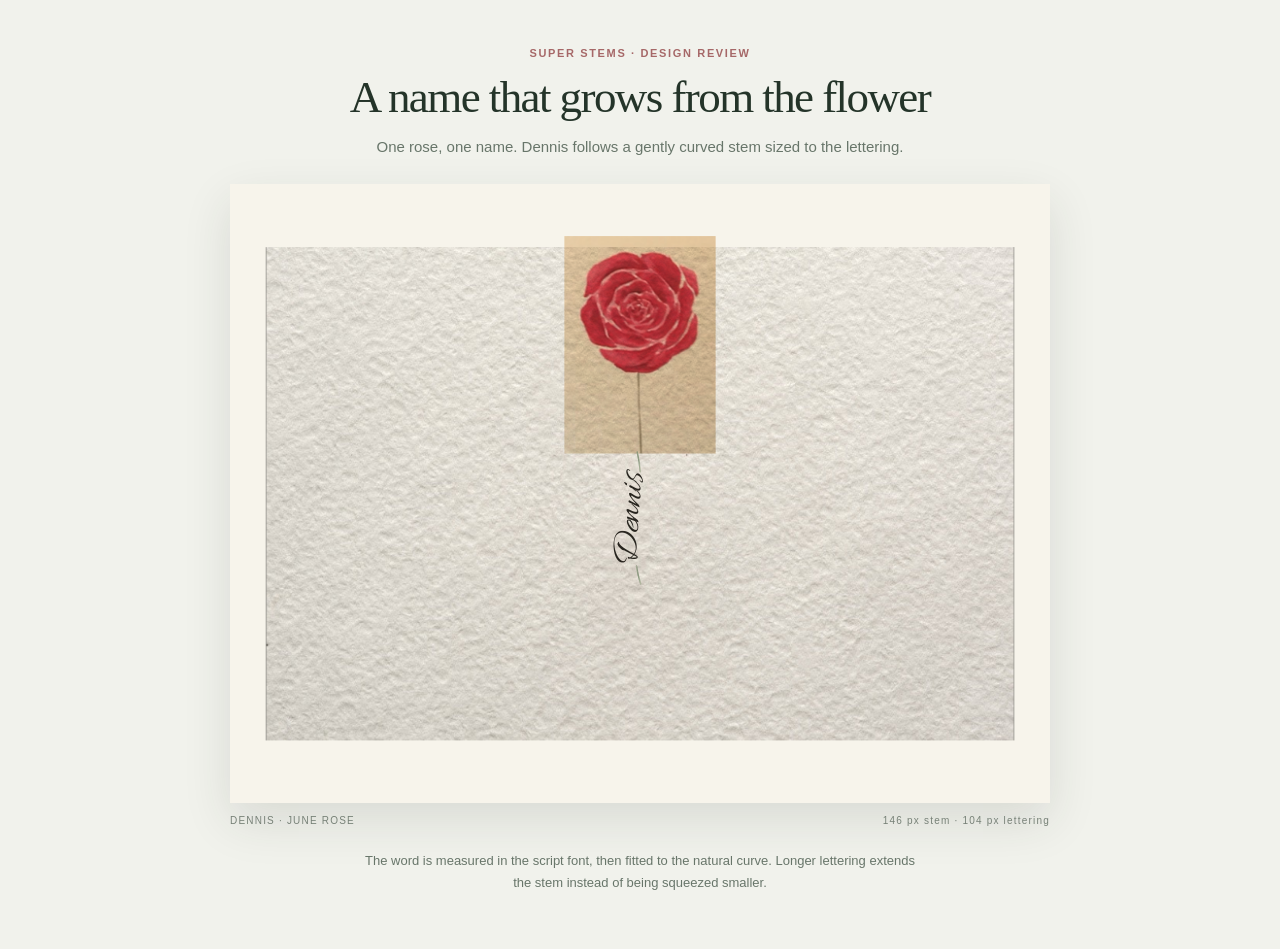
<file: design-review/index.html>
<!doctype html>
<html lang="en">
<head>
  <meta charset="utf-8">
  <meta name="viewport" content="width=device-width, initial-scale=1">
  <title>Super Stems · Dennis</title>
  <link rel="stylesheet" href="stem-preview.css">
  <script src="stem-renderer.js" defer></script>
</head>
<body>
  <main class="review-page">
    <header class="intro">
      <p class="eyebrow">SUPER STEMS · DESIGN REVIEW</p>
      <h1>A name that grows from the flower</h1>
      <p class="intro-copy">One rose, one name. Dennis follows a gently curved stem sized to the lettering.</p>
    </header>

    <figure class="proof">
      <svg id="stem-proof" viewBox="0 0 900 680" role="img" aria-labelledby="proof-title proof-description">
        <title id="proof-title">Dennis written along a rose stem</title>
        <desc id="proof-description">A watercolor June rose with the name Dennis flowing upward along a softly curved stem.</desc>
        <defs>
          <linearGradient id="stem-color" x1="0" y1="0" x2="1" y2="0">
            <stop offset="0" stop-color="#74866a" stop-opacity=".58"></stop>
            <stop offset=".5" stop-color="#536b4f" stop-opacity=".86"></stop>
            <stop offset="1" stop-color="#829273" stop-opacity=".55"></stop>
          </linearGradient>
        </defs>
        <image class="paper-image" href="../final/static/images/watercolor-paper-bg.png" x="0" y="0" width="900" height="680" preserveAspectRatio="xMidYMid slice"></image>
        <g id="plant-art"></g>
      </svg>
      <figcaption>
        <span>DENNIS · JUNE ROSE</span>
        <span id="render-note" aria-live="polite">Shaping the stem…</span>
      </figcaption>
    </figure>

    <p class="design-note">The word is measured in the script font, then fitted to the natural curve. Longer lettering extends the stem instead of being squeezed smaller.</p>
  </main>
</body>
</html>
</file>
<file: design-review/stem-preview.css>
@font-face {
  font-family: "Allura";
  src: url("../final/static/fonts/Allura-Regular.woff2") format("woff2");
  font-style: normal;
  font-weight: 400;
  font-display: swap;
}

:root {
  color-scheme: light;
  font-family: Georgia, "Times New Roman", serif;
  color: #243429;
  background: #f1f2ec;
  font-synthesis: none;
}

* { box-sizing: border-box; }

body { margin: 0; min-width: 320px; }

.review-page {
  width: min(980px, calc(100% - 40px));
  margin: 0 auto;
  padding: 46px 0 56px;
}

.intro { max-width: 640px; margin: 0 auto 25px; text-align: center; }
.eyebrow { margin: 0 0 10px; color: #a66868; font: 700 11px/1.4 Arial, sans-serif; letter-spacing: .15em; }
h1 { margin: 0; font-size: clamp(30px, 5vw, 45px); font-weight: 500; letter-spacing: -.035em; }
.intro-copy { margin: 12px 0 0; color: #68766a; font: 15px/1.55 Arial, sans-serif; }

.proof { margin: 0; }
#stem-proof {
  display: block;
  width: min(100%, 820px);
  height: auto;
  margin: 0 auto;
  background: #f7f4eb;
  box-shadow: 0 18px 45px rgba(40, 52, 42, .12);
}

.paper-image { pointer-events: none; }
.flower-art { mix-blend-mode: multiply; }
.name-lettering { fill: #28251f; font-family: "Allura", cursive; font-size: 42px; }
.guide-stem { fill: none; stroke: url(#stem-color); stroke-width: 1.55; stroke-linecap: round; stroke-linejoin: round; }
.guide-highlight { fill: none; stroke: rgba(222, 224, 195, .58); stroke-width: .55; stroke-linecap: round; }

figcaption {
  display: flex;
  justify-content: space-between;
  gap: 14px;
  width: min(100%, 820px);
  margin: 11px auto 0;
  color: #778177;
  font: 10px/1.4 Arial, sans-serif;
  letter-spacing: .12em;
}

.design-note {
  max-width: 560px;
  margin: 22px auto 0;
  color: #68766a;
  font: 13px/1.65 Arial, sans-serif;
  text-align: center;
}

@media (max-width: 600px) {
  .review-page { width: calc(100% - 24px); padding-top: 30px; }
  .intro { margin-bottom: 18px; }
  figcaption { flex-direction: column; gap: 4px; }
}
</file>
